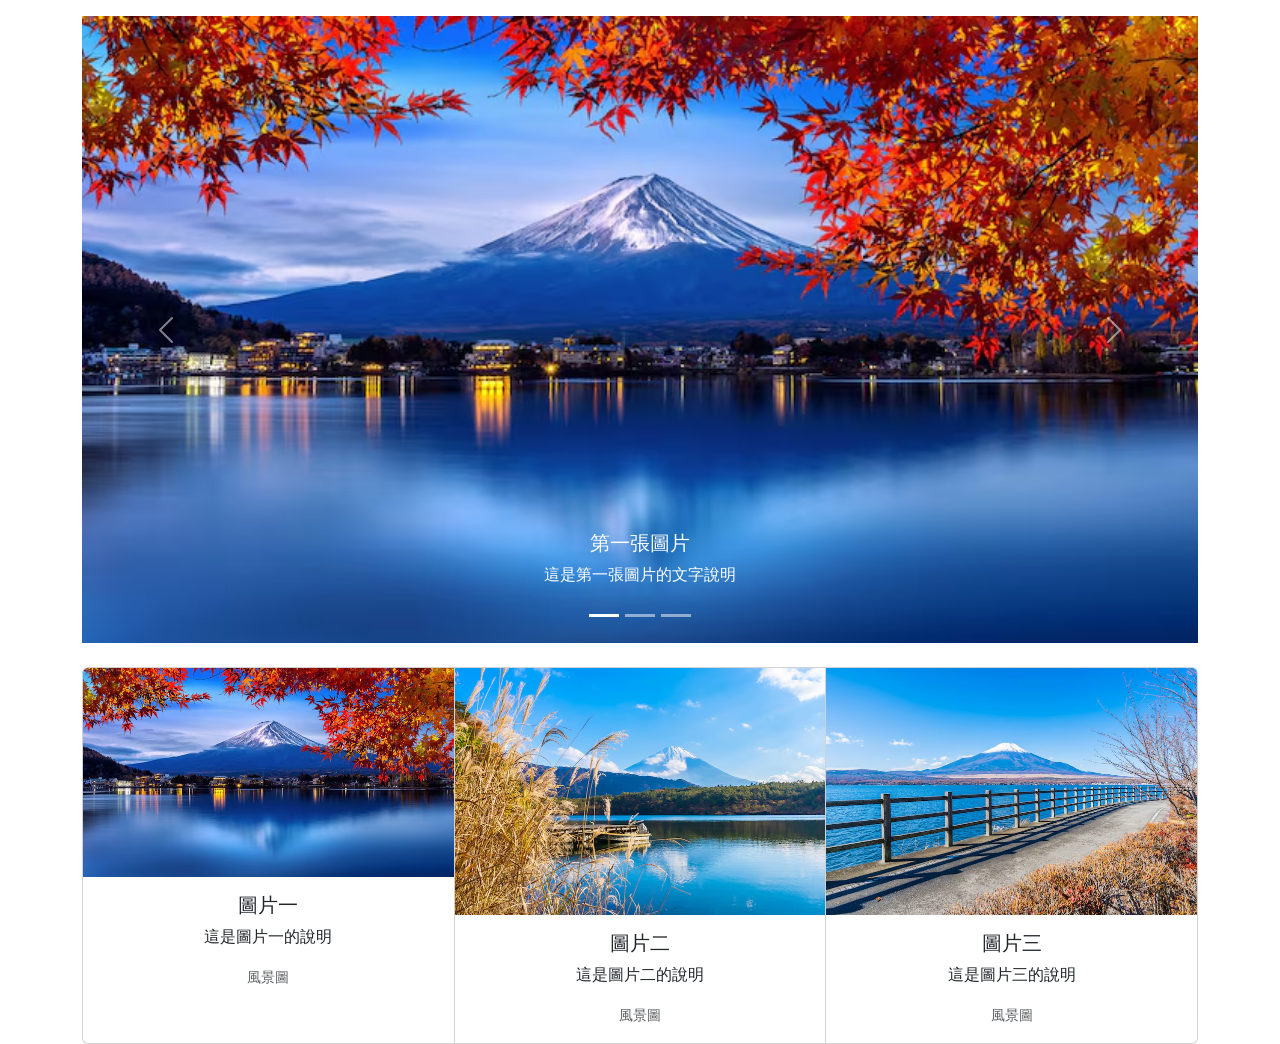
<file: card_test.html>
<!DOCTYPE html>
<html>
<head>
  <title>Bootstrap5 範例</title>
  <meta charset="utf-8">
  <meta name="viewport" content="width=device-width, initial-scale=1">
  <link href="https://cdnjs.cloudflare.com/ajax/libs/twitter-bootstrap/5.1.1/css/bootstrap.min.css" rel="stylesheet">
  <script src="https://cdnjs.cloudflare.com/ajax/libs/twitter-bootstrap/5.1.1/js/bootstrap.bundle.min.js"></script>
</head>
<body>

<div class="container mt-3">
	<div id="carouselExampleControls" class="carousel slide" data-bs-ride="carousel">
	  <div class="carousel-indicators">
		<button type="button" data-bs-target="#carouselExampleControls" data-bs-slide-to="0" class="active" aria-current="true" aria-label="Slide 1"></button>
		<button type="button" data-bs-target="#carouselExampleControls" data-bs-slide-to="1" aria-label="Slide 2"></button>
		<button type="button" data-bs-target="#carouselExampleControls" data-bs-slide-to="2" aria-label="Slide 3"></button>
	  </div>
	  <div class="carousel-inner">
		<div class="carousel-item active">
		  <img src="images/pic1.jpg" class="d-block w-100" alt="...">
		  <div class="carousel-caption ">
			<h5>第一張圖片</h5>
			<p>這是第一張圖片的文字說明</p>
		  </div>	  
		</div>
		<div class="carousel-item">
		  <img src="images/pic2.jpg" class="d-block w-100" alt="...">
		  <div class="carousel-caption ">
			<h5>第二張圖片</h5>
			<p>這是第二張圖片的文字說明</p>
		  </div>
		</div>
		<div class="carousel-item">
		  <img src="images/pic3.jpg" class="d-block w-100" alt="...">
		  <div class="carousel-caption ">
			<h5>第三張圖片</h5>
			<p>這是第三張圖片的文字說明</p>
		  </div>
		</div>
	  </div>
	  <button class="carousel-control-prev" type="button" data-bs-target="#carouselExampleControls" data-bs-slide="prev">
		<span class="carousel-control-prev-icon" aria-hidden="true"></span>
		<span class="visually-hidden">Previous</span>
	  </button>
	  <button class="carousel-control-next" type="button" data-bs-target="#carouselExampleControls" data-bs-slide="next">
		<span class="carousel-control-next-icon" aria-hidden="true"></span>
		<span class="visually-hidden">Next</span>
	  </button>
	</div>
	<br>
	<div class="card-group text-center">
	  <div class="card ">
		<img class="card-img-top" src="images/pic1.jpg" alt="Card image cap">
		<div class="card-body">
		  <h5 class="card-title">圖片一</h5>
		  <p class="card-text">這是圖片一的說明</p>
		  <p class="card-text"><small class="text-muted">風景圖</small></p>
		</div>
	  </div>
	  <div class="card">
		<img class="card-img-top" src="images/pic2.jpg" alt="Card image cap">
		<div class="card-body">
		  <h5 class="card-title">圖片二</h5>
		  <p class="card-text">這是圖片二的說明</p>
		  <p class="card-text"><small class="text-muted">風景圖</small></p>
		</div>
	  </div>
	  <div class="card">
		<img class="card-img-top" src="images/pic3.jpg" alt="Card image cap">
		<div class="card-body">
		  <h5 class="card-title">圖片三</h5>
		  <p class="card-text">這是圖片三的說明</p>
		  <p class="card-text"><small class="text-muted">風景圖</small></p>
		</div>
	 </div>
    </div>
</div>

</body>
</html>
</file>
